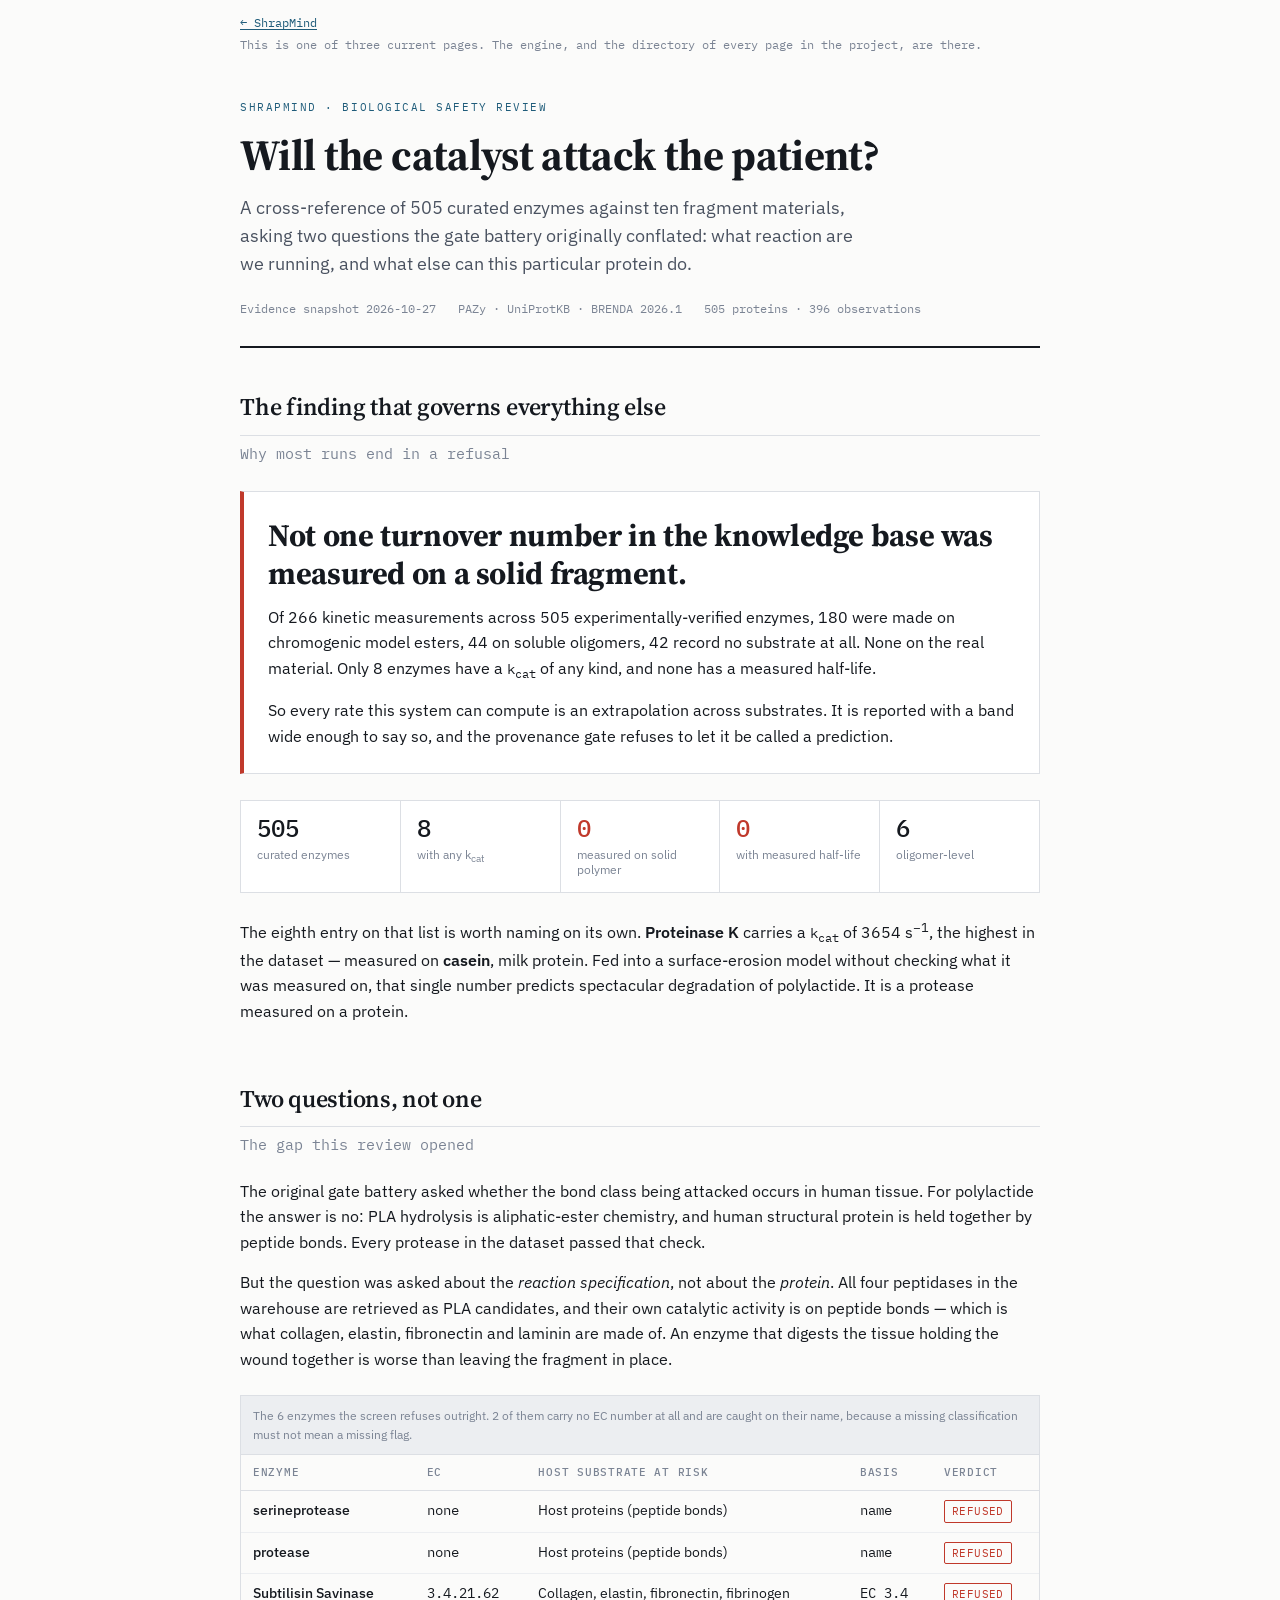
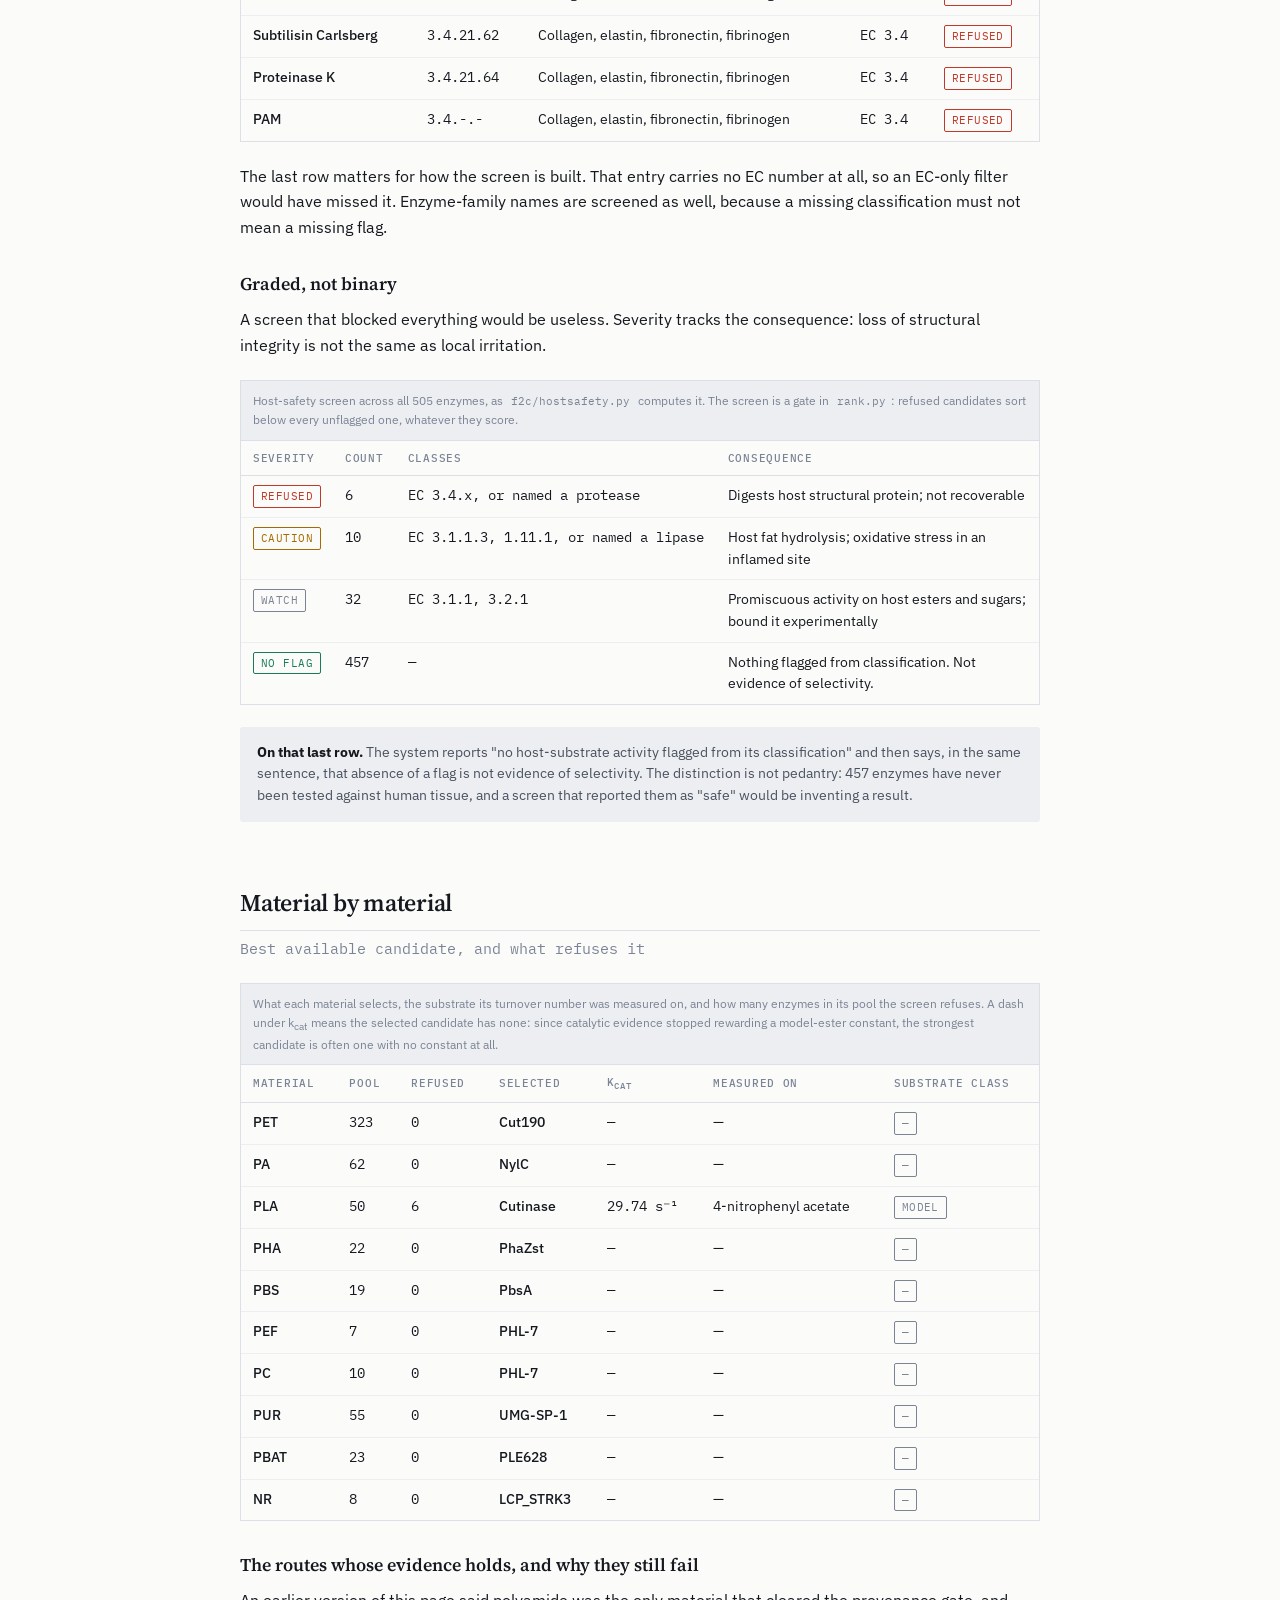
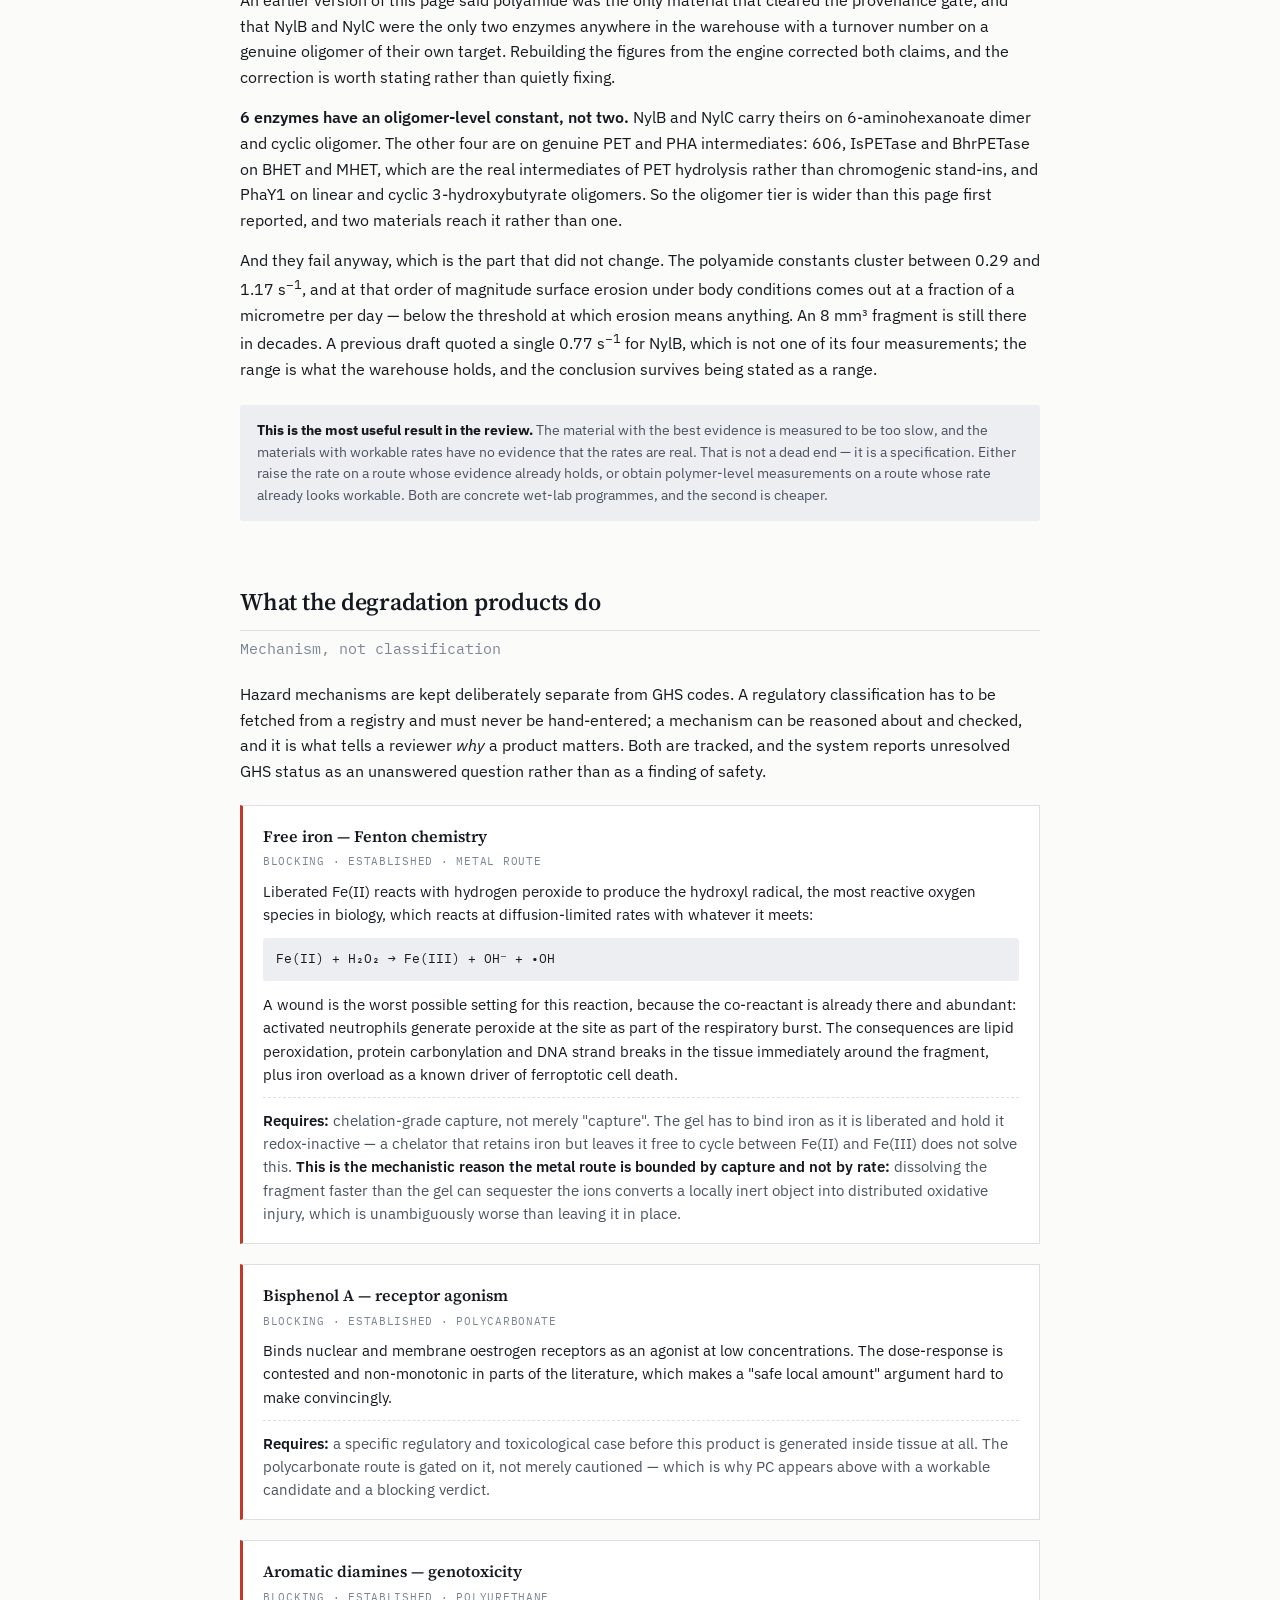
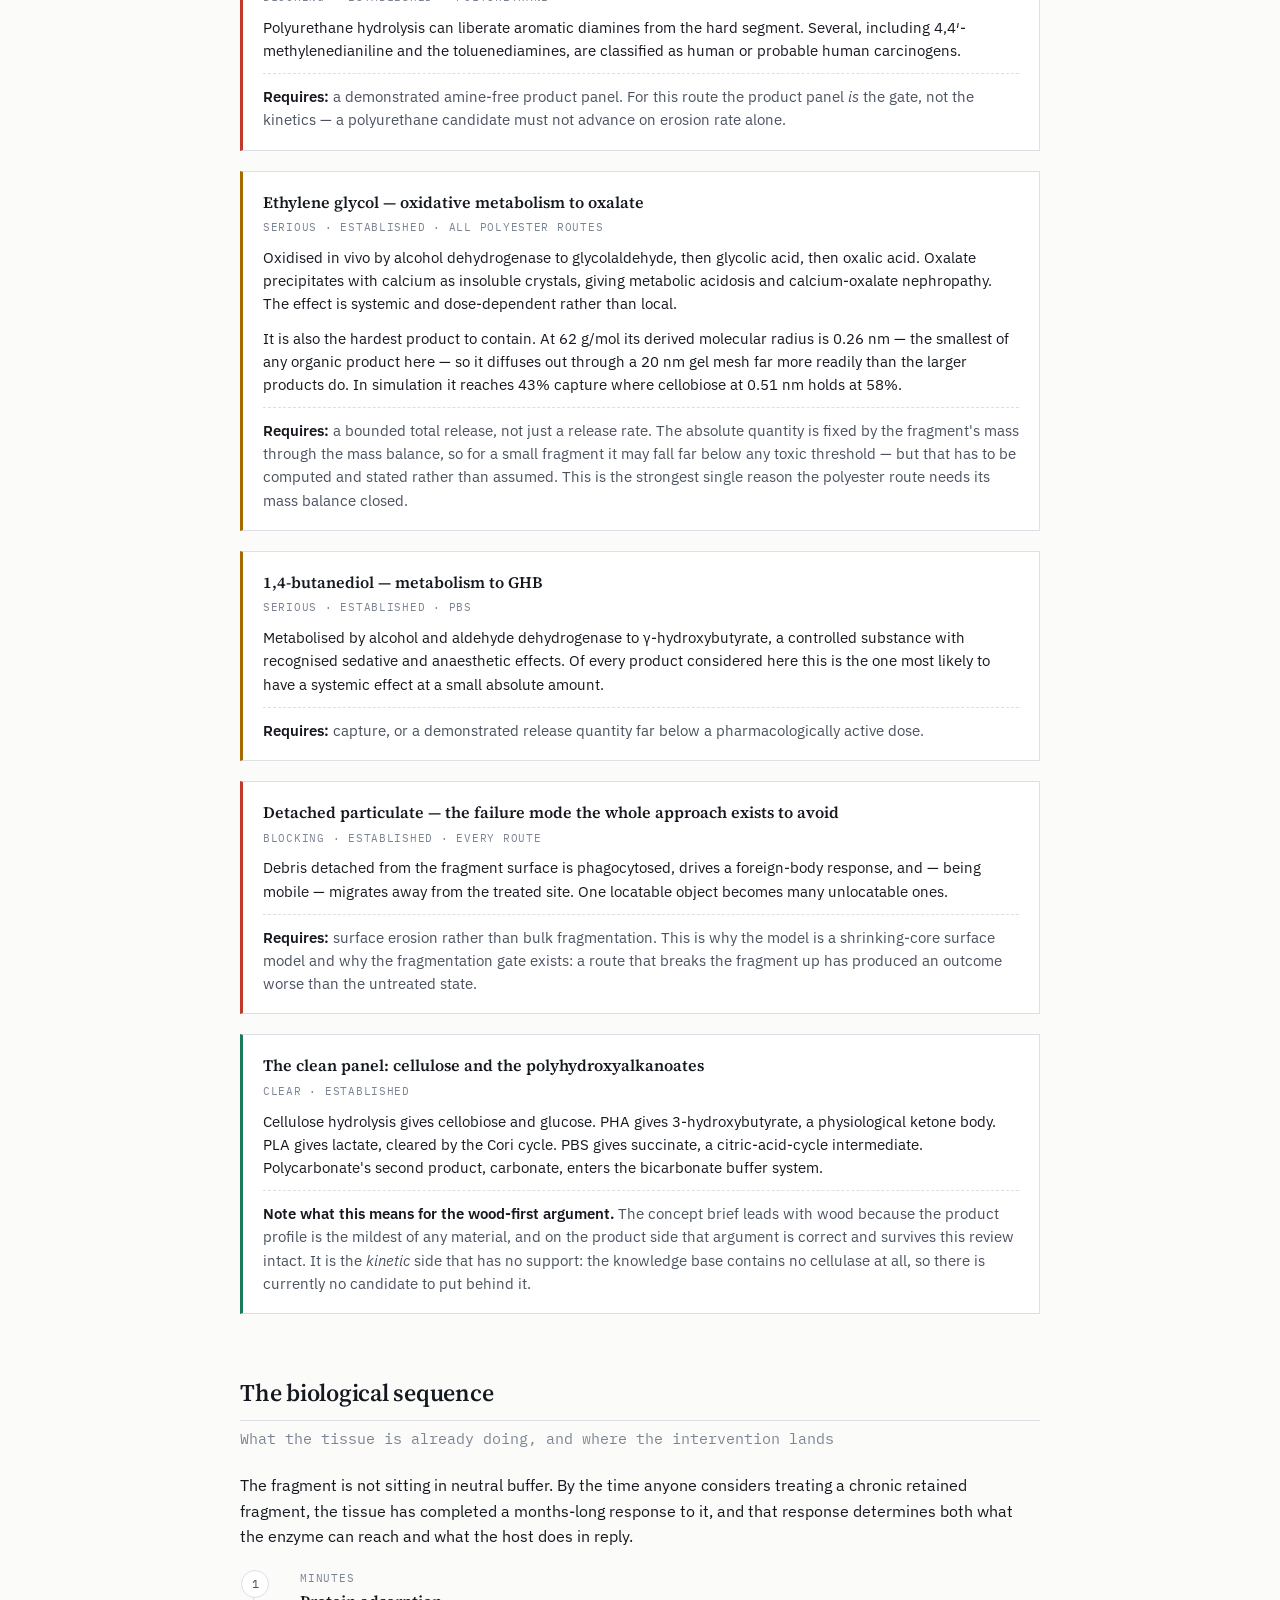
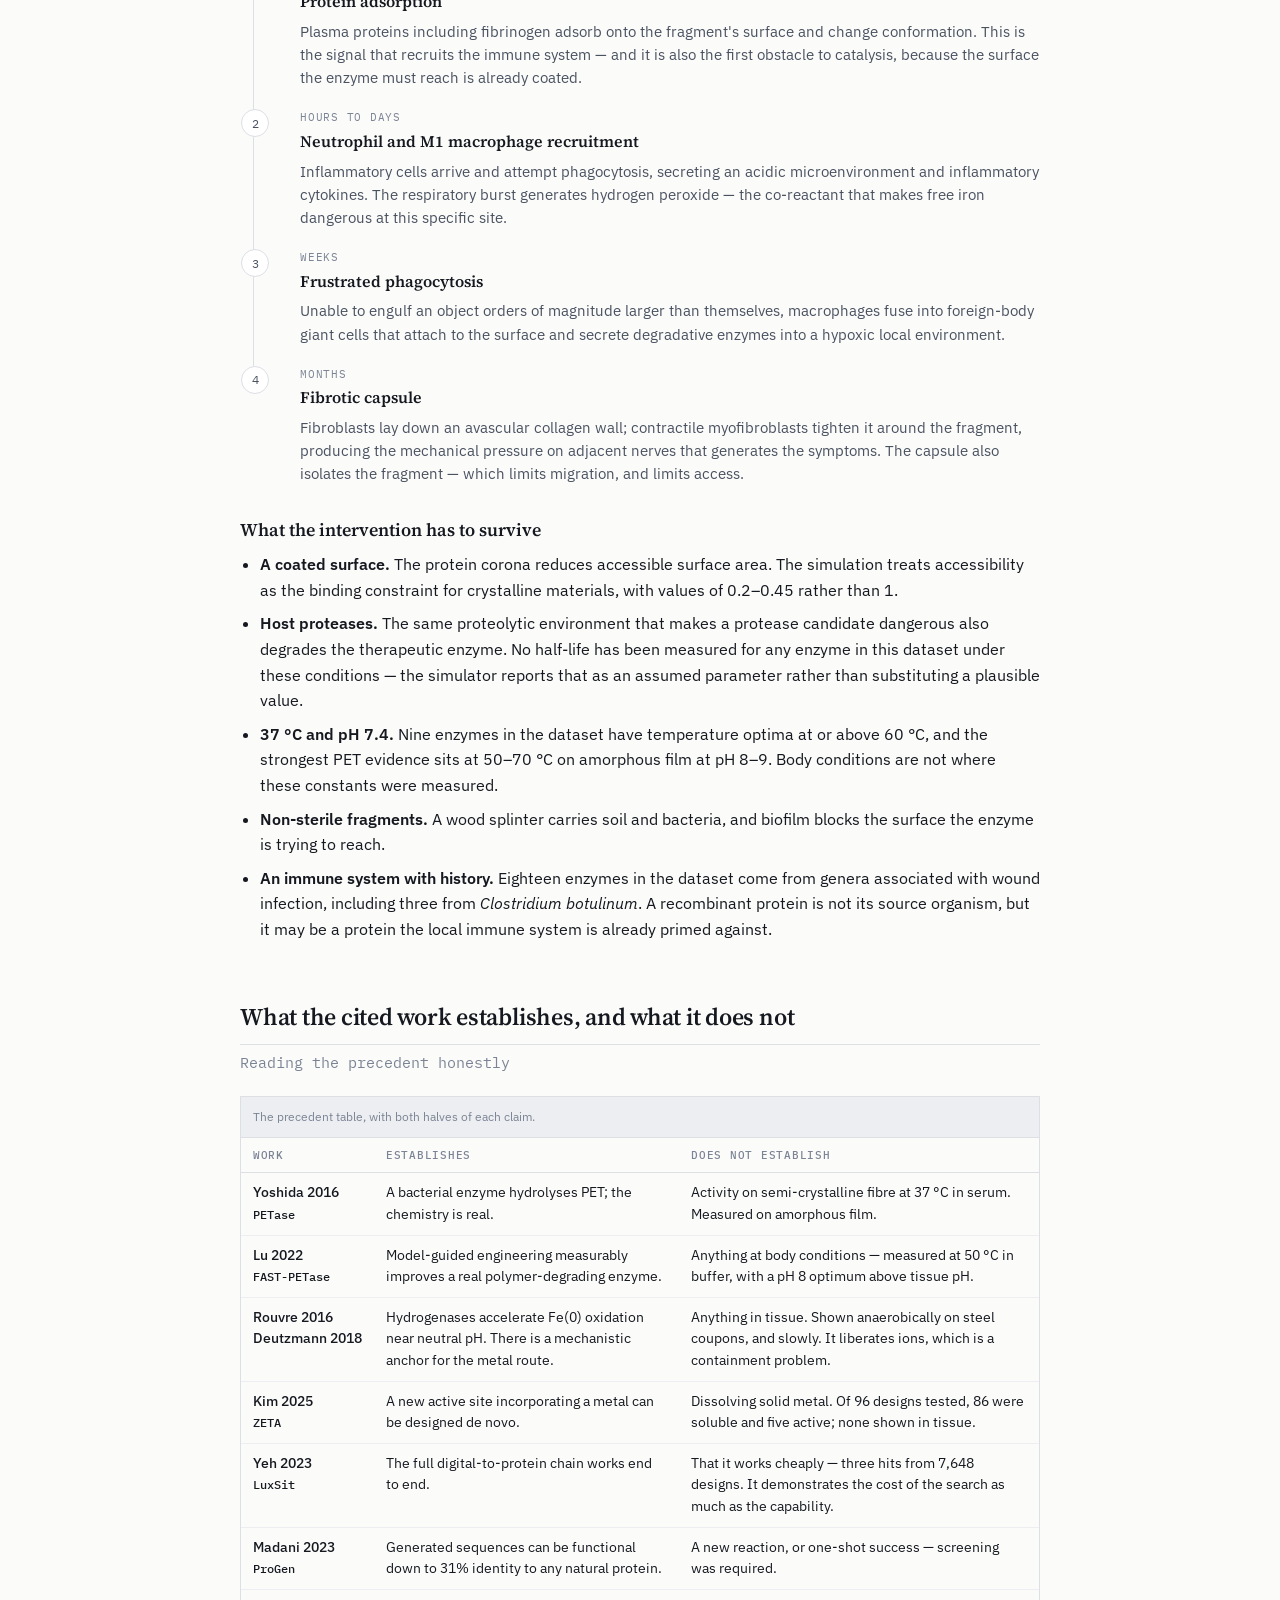
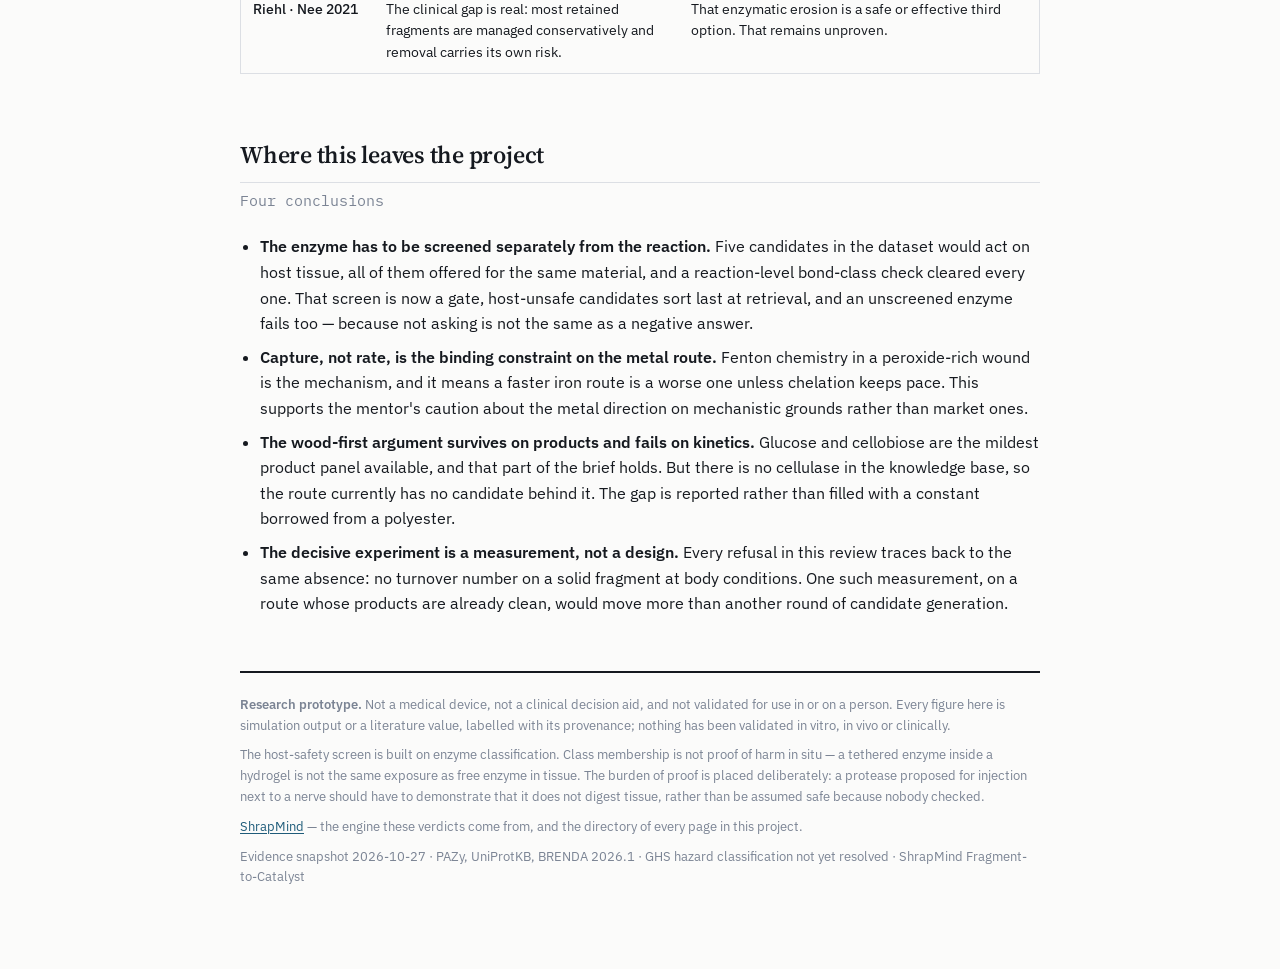
<file: ui/safety-review.html>
<!doctype html><html><head><meta charset=utf8><meta name=viewport content="width=device-width,initial-scale=1,viewport-fit=cover"><style>:root{color-scheme:light;box-sizing:border-box;padding-top:env(safe-area-inset-top,0px);padding-bottom:env(safe-area-inset-bottom,0px)}html{scroll-padding-top:env(safe-area-inset-top,0px)}body{margin:0;padding:0;font:14px -apple-system,BlinkMacSystemFont,sans-serif;background:#fff;color:#000}img{max-width:100%}[hidden]:not([hidden=until-found i]){display:none!important}</style></head><body>
<meta name="claude:viewport-fit-sides" content="cover">
<title>Fragment-to-Catalyst Safety Review</title>
<link rel="stylesheet" href="https://fonts.googleapis.com/css2?family=Source+Serif+4:ital,opsz,wght@0,8..60,400;0,8..60,600;0,8..60,700;1,8..60,400&family=IBM+Plex+Sans:wght@400;500;600&family=IBM+Plex+Mono:wght@400;500&display=swap">
<style>
/* Layout: single measured column, lab-report rhythm. Data in bordered
   tables, each hazard mechanism in a bounded block with its own stripe. */
:root {
  --paper: #fbfbfa;
  --surface: #ffffff;
  --ink: #15191f;
  --ink-soft: #4a5260;
  --ink-faint: #7b8494;
  --rule: #dcdfe4;
  --rule-soft: #eceef1;
  --block: #c0392b;      /* refuses to advance */
  --serious: #a66b00;    /* must be bounded */
  --clear: #1b7a5a;      /* clears on evidence */
  --accent: #1f5c7a;     /* structural: links, eyebrows */
  color-scheme: light;
}
@media (prefers-color-scheme: dark) {
  :root:not([data-theme="light"]) {
    --paper: #14171b;
    --surface: #1b1f25;
    --ink: #e8eaed;
    --ink-soft: #a8b0bc;
    --ink-faint: #7c848f;
    --rule: #2e343c;
    --rule-soft: #24292f;
    --block: #e8705f;
    --serious: #d9a341;
    --clear: #4fbf92;
    --accent: #6fb3d2;
    color-scheme: dark;
  }
}
:root[data-theme="dark"] {
  --paper: #14171b;
  --surface: #1b1f25;
  --ink: #e8eaed;
  --ink-soft: #a8b0bc;
  --ink-faint: #7c848f;
  --rule: #2e343c;
  --rule-soft: #24292f;
  --block: #e8705f;
  --serious: #d9a341;
  --clear: #4fbf92;
  --accent: #6fb3d2;
  color-scheme: dark;
}

* { box-sizing: border-box; }
body {
  background: var(--paper);
  color: var(--ink);
  font-family: "IBM Plex Sans", system-ui, -apple-system, sans-serif;
  font-size: 16px;
  line-height: 1.6;
  margin: 0;
  padding-left: max(16px, env(safe-area-inset-left, 0px));
  padding-right: max(16px, env(safe-area-inset-right, 0px));
  padding-block: 0 72px;
  -webkit-font-smoothing: antialiased;
}
.wrap { max-width: 50rem; margin: 0 auto; }
h1, h2, h3 { font-family: "Source Serif 4", Georgia, serif; text-wrap: balance; }

/* masthead */
header { padding-block: 44px 28px; border-bottom: 2px solid var(--ink); }
.eyebrow {
  font-family: "IBM Plex Mono", monospace;
  font-size: 11px; letter-spacing: .14em; text-transform: uppercase;
  color: var(--accent); margin: 0 0 14px;
}
h1 { font-size: clamp(1.9rem, 5.4vw, 2.7rem); font-weight: 700; line-height: 1.14;
     margin: 0 0 14px; letter-spacing: -.015em; }
.standfirst { font-size: 1.1rem; color: var(--ink-soft); margin: 0; max-width: 40rem; }
.meta {
  display: flex; flex-wrap: wrap; gap: 6px 22px; margin-top: 22px;
  font-family: "IBM Plex Mono", monospace; font-size: 11.5px; color: var(--ink-faint);
}

/* sections */
section { padding-block: 40px 0; }
h2 {
  font-size: 1.5rem; font-weight: 600; margin: 0 0 6px; letter-spacing: -.01em;
  padding-bottom: 8px; border-bottom: 1px solid var(--rule);
}
.sec-sub { color: var(--ink-faint); font-size: .92rem; margin: 0 0 22px;
           font-family: "IBM Plex Mono", monospace; }
h3 { font-size: 1.12rem; font-weight: 600; margin: 30px 0 8px; }
p { margin: 0 0 15px; }
strong { font-weight: 600; }
code, .mono { font-family: "IBM Plex Mono", monospace; font-size: .88em; }
code { background: var(--rule-soft); padding: 1px 5px; border-radius: 3px; }
a { color: var(--accent); text-decoration-thickness: 1px; text-underline-offset: 2px; }

/* the one big number */
.finding {
  background: var(--surface); border: 1px solid var(--rule);
  border-left: 4px solid var(--block);
  padding: 24px; margin: 26px 0;
}
.finding .big {
  font-family: "Source Serif 4", Georgia, serif;
  font-size: clamp(1.4rem, 4.2vw, 1.95rem); font-weight: 700;
  line-height: 1.22; margin: 0 0 12px; letter-spacing: -.012em;
}
.finding p:last-child { margin-bottom: 0; }

/* figure strip */
.figs {
  display: grid; grid-template-columns: repeat(auto-fit, minmax(118px, 1fr));
  gap: 1px; background: var(--rule); border: 1px solid var(--rule);
  margin: 24px 0;
}
.fig { background: var(--surface); padding: 14px 16px; min-width: 0; }
.fig .n {
  font-family: "IBM Plex Mono", monospace; font-size: 1.5rem; font-weight: 500;
  font-variant-numeric: tabular-nums; display: block; line-height: 1.1;
}
.fig .l { font-size: 11.5px; color: var(--ink-faint); line-height: 1.35;
          display: block; margin-top: 5px; }
.fig.z .n { color: var(--block); }

/* tables */
.scroll { overflow-x: auto; margin: 22px 0; border: 1px solid var(--rule); }
table { width: 100%; border-collapse: collapse; font-size: 13.5px; min-width: 38rem; }
caption { text-align: left; font-size: 12px; color: var(--ink-faint);
          padding: 10px 12px; border-bottom: 1px solid var(--rule);
          background: var(--rule-soft); }
th {
  text-align: left; font-family: "IBM Plex Mono", monospace;
  font-size: 10.5px; letter-spacing: .07em; text-transform: uppercase;
  color: var(--ink-faint); font-weight: 500;
  padding: 9px 12px; border-bottom: 1px solid var(--rule); white-space: nowrap;
}
td { padding: 9px 12px; border-bottom: 1px solid var(--rule-soft);
     vertical-align: top; }
tbody tr:last-child td { border-bottom: none; }
td.num { font-family: "IBM Plex Mono", monospace; font-variant-numeric: tabular-nums;
         white-space: nowrap; }
td.name { font-weight: 500; white-space: nowrap; }

/* verdict pills */
.pill {
  display: inline-block; font-family: "IBM Plex Mono", monospace;
  font-size: 10.5px; letter-spacing: .04em; text-transform: uppercase;
  padding: 2px 7px; border-radius: 2px; border: 1px solid currentColor;
  white-space: nowrap;
}
.pill.b { color: var(--block); }
.pill.s { color: var(--serious); }
.pill.c { color: var(--clear); }
.pill.n { color: var(--ink-faint); }

/* mechanism blocks */
.mech {
  background: var(--surface); border: 1px solid var(--rule);
  border-left: 3px solid var(--ink-faint); padding: 18px 20px; margin: 20px 0;
}
.mech.block { border-left-color: var(--block); }
.mech.serious { border-left-color: var(--serious); }
.mech.clear { border-left-color: var(--clear); }
.mech h4 {
  margin: 0 0 4px; font-size: 1rem; font-weight: 600;
  font-family: "Source Serif 4", Georgia, serif;
}
.mech .tag {
  font-family: "IBM Plex Mono", monospace; font-size: 10.5px;
  letter-spacing: .07em; text-transform: uppercase; color: var(--ink-faint);
  display: block; margin-bottom: 10px;
}
.mech p { margin: 0 0 11px; font-size: 14.5px; }
.mech p:last-child { margin-bottom: 0; }
.eq {
  font-family: "IBM Plex Mono", monospace; font-size: 13px;
  background: var(--rule-soft); padding: 11px 13px; margin: 12px 0;
  overflow-x: auto; white-space: nowrap; border-radius: 3px;
}
.req {
  font-size: 13.5px; padding-top: 11px; margin-top: 12px;
  border-top: 1px dashed var(--rule); color: var(--ink-soft);
}
.req b { color: var(--ink); font-weight: 600; }

/* cascade */
ol.cascade { list-style: none; counter-reset: s; padding: 0; margin: 20px 0; }
ol.cascade li {
  counter-increment: s; position: relative;
  padding: 0 0 20px 46px; border-left: 1px solid var(--rule);
  margin-left: 13px;
}
ol.cascade li:last-child { border-left-color: transparent; padding-bottom: 0; }
ol.cascade li::before {
  content: counter(s); position: absolute; left: -13px; top: 0;
  width: 26px; height: 26px; border-radius: 50%;
  background: var(--surface); border: 1px solid var(--rule); color: var(--ink-soft);
  font-family: "IBM Plex Mono", monospace; font-size: 12px;
  display: grid; place-items: center;
}
ol.cascade .when {
  font-family: "IBM Plex Mono", monospace; font-size: 11px;
  color: var(--ink-faint); text-transform: uppercase; letter-spacing: .07em;
  display: block;
}
ol.cascade h4 { margin: 2px 0 5px; font-size: 1rem; font-weight: 600;
                font-family: "Source Serif 4", Georgia, serif; }
ol.cascade p { margin: 0; font-size: 14.5px; color: var(--ink-soft); }

ul.plain { padding-left: 20px; margin: 0 0 15px; }
ul.plain li { margin-bottom: 8px; }

.note {
  font-size: 13.5px; color: var(--ink-soft); background: var(--rule-soft);
  padding: 15px 17px; margin: 22px 0; border-radius: 3px;
}
.note b { color: var(--ink); }

footer {
  margin-top: 54px; padding-top: 22px; border-top: 2px solid var(--ink);
  font-size: 13px; color: var(--ink-faint);
}
footer p { margin: 0 0 9px; }
/* Back to the project's single entry point. Seven pages were published for
   this project and nothing linked them; this page is one of three still
   current, and the directory lives on ShrapMind. */
.upnav{display:flex;flex-wrap:wrap;gap:4px 14px;align-items:baseline;
  padding-block:14px 0;font-family:"IBM Plex Mono",monospace;font-size:11.5px}
.upnav a{color:var(--accent);text-decoration-thickness:1px;text-underline-offset:2px}
.upnav span{color:var(--ink-faint)}
</style>

<div class="wrap">

<nav class="upnav">
  <a href="https://claude.ai/artifact/XQgkTkYvMmCjTXCqcXUr9H">&larr; ShrapMind</a>
  <span>This is one of three current pages. The engine, and the directory of
    every page in the project, are there.</span>
</nav>

<header>
  <p class="eyebrow">ShrapMind · Biological safety review</p>
  <h1>Will the catalyst attack the patient?</h1>
  <p class="standfirst">
    A cross-reference of 505 curated enzymes against ten fragment materials,
    asking two questions the gate battery originally conflated: what reaction
    are we running, and what else can this particular protein do.
  </p>
  <div class="meta">
    <span>Evidence snapshot 2026-10-27</span>
    <span>PAZy · UniProtKB · BRENDA 2026.1</span>
    <span>505 proteins · 396 observations</span>
  </div>
</header>

<section>
  <h2>The finding that governs everything else</h2>
  <p class="sec-sub">Why most runs end in a refusal</p>

  <div class="finding">
    <p class="big">Not one turnover number in the knowledge base was measured
      on a solid fragment.</p>
    <p>Of 266 kinetic measurements across 505
      experimentally-verified enzymes, 180 were made on chromogenic model
      esters, 44 on soluble oligomers, 42 record no substrate
      at all. None on the real material. Only 8
      enzymes have a <span class="mono">k<sub>cat</sub></span> of any kind, and
      none has a measured half-life.</p>
    <p>So every rate this system can compute is an extrapolation across
      substrates. It is reported with a band wide enough to say so, and the
      provenance gate refuses to let it be called a prediction.</p>
  </div>

  <div class="figs">
    <div class="fig"><span class="n">505</span><span class="l">curated enzymes</span></div>
    <div class="fig"><span class="n">8</span><span class="l">with any k<sub>cat</sub></span></div>
    <div class="fig z"><span class="n">0</span><span class="l">measured on solid polymer</span></div>
    <div class="fig z"><span class="n">0</span><span class="l">with measured half-life</span></div>
    <div class="fig"><span class="n">6</span><span class="l">oligomer-level</span></div>
  </div>

  <p>The eighth entry on that list is worth naming on its own. <strong>Proteinase
    K</strong> carries a <span class="mono">k<sub>cat</sub></span> of
    3654&nbsp;s<sup>−1</sup>, the highest in the dataset — measured on <strong>casein</strong>, milk
    protein. Fed into a surface-erosion model without checking what it was
    measured on, that single number predicts spectacular degradation of
    polylactide. It is a protease measured on a protein.</p>
</section>

<section>
  <h2>Two questions, not one</h2>
  <p class="sec-sub">The gap this review opened</p>

  <p>The original gate battery asked whether the bond class being attacked
    occurs in human tissue. For polylactide the answer is no: PLA hydrolysis is
    aliphatic-ester chemistry, and human structural protein is held together by
    peptide bonds. Every protease in the dataset passed that check.</p>

  <p>But the question was asked about the <em>reaction specification</em>, not
    about the <em>protein</em>. All four peptidases in the warehouse are
    retrieved as PLA candidates, and their own catalytic activity is on peptide
    bonds — which is what collagen, elastin, fibronectin and laminin are made
    of. An enzyme that digests the tissue holding the wound together is worse
    than leaving the fragment in place.</p>

  <div class="scroll">
    <table>
      <caption>The 6 enzymes the screen refuses outright. 2 of them carry no EC number at all and are caught on their name, because a missing classification must not mean a missing flag.</caption><thead><tr><th>Enzyme</th><th>EC</th><th>Host substrate at risk</th><th>Basis</th><th>Verdict</th></tr></thead><tbody><tr><td class="name">serineprotease</td><td class="num">none</td><td>Host proteins (peptide bonds)</td><td class="num">name</td><td><span class="pill b">refused</span></td></tr><tr><td class="name">protease</td><td class="num">none</td><td>Host proteins (peptide bonds)</td><td class="num">name</td><td><span class="pill b">refused</span></td></tr><tr><td class="name">Subtilisin Savinase</td><td class="num">3.4.21.62</td><td>Collagen, elastin, fibronectin, fibrinogen</td><td class="num">EC 3.4</td><td><span class="pill b">refused</span></td></tr><tr><td class="name">Subtilisin Carlsberg</td><td class="num">3.4.21.62</td><td>Collagen, elastin, fibronectin, fibrinogen</td><td class="num">EC 3.4</td><td><span class="pill b">refused</span></td></tr><tr><td class="name">Proteinase K</td><td class="num">3.4.21.64</td><td>Collagen, elastin, fibronectin, fibrinogen</td><td class="num">EC 3.4</td><td><span class="pill b">refused</span></td></tr><tr><td class="name">PAM</td><td class="num">3.4.-.-</td><td>Collagen, elastin, fibronectin, fibrinogen</td><td class="num">EC 3.4</td><td><span class="pill b">refused</span></td></tr></tbody></table>
  </div>

  <p>The last row matters for how the screen is built. That entry carries no EC
    number at all, so an EC-only filter would have missed it. Enzyme-family
    names are screened as well, because a missing classification must not mean
    a missing flag.</p>

  <h3>Graded, not binary</h3>
  <p>A screen that blocked everything would be useless. Severity tracks the
    consequence: loss of structural integrity is not the same as local
    irritation.</p>

  <div class="scroll">
    <table>
      <caption>Host-safety screen across all 505 enzymes, as <code>f2c/hostsafety.py</code> computes it. The screen is a gate in <code>rank.py</code>: refused candidates sort below every unflagged one, whatever they score.</caption><thead><tr><th>Severity</th><th>Count</th><th>Classes</th><th>Consequence</th></tr></thead><tbody><tr><td><span class="pill b">refused</span></td><td class="num">6</td><td class="num">EC 3.4.x, or named a protease</td><td>Digests host structural protein; not recoverable</td></tr><tr><td><span class="pill s">caution</span></td><td class="num">10</td><td class="num">EC 3.1.1.3, 1.11.1, or named a lipase</td><td>Host fat hydrolysis; oxidative stress in an inflamed site</td></tr><tr><td><span class="pill n">watch</span></td><td class="num">32</td><td class="num">EC 3.1.1, 3.2.1</td><td>Promiscuous activity on host esters and sugars; bound it experimentally</td></tr><tr><td><span class="pill c">no flag</span></td><td class="num">457</td><td class="num">—</td><td>Nothing flagged from classification. Not evidence of selectivity.</td></tr></tbody></table>
  </div>

  <div class="note">
    <b>On that last row.</b> The system reports "no host-substrate activity
    flagged from its classification" and then says, in the same sentence, that
    absence of a flag is not evidence of selectivity. The distinction is not
    pedantry: 457 enzymes have never been tested against human tissue, and a
    screen that reported them as "safe" would be inventing a result.
  </div>
</section>

<section>
  <h2>Material by material</h2>
  <p class="sec-sub">Best available candidate, and what refuses it</p>

  <div class="scroll">
    <table>
      <caption>What each material selects, the substrate its turnover number was measured on, and how many enzymes in its pool the screen refuses. A dash under k<sub>cat</sub> means the selected candidate has none: since catalytic evidence stopped rewarding a model-ester constant, the strongest candidate is often one with no constant at all.</caption><thead><tr><th>Material</th><th>Pool</th><th>Refused</th><th>Selected</th><th>k<sub>cat</sub></th><th>Measured on</th><th>Substrate class</th></tr></thead><tbody><tr><td class="name">PET</td><td class="num">323</td><td class="num">0</td><td class="name">Cut190</td><td class="num">—</td><td>—</td><td><span class="pill n">—</span></td></tr><tr><td class="name">PA</td><td class="num">62</td><td class="num">0</td><td class="name">NylC</td><td class="num">—</td><td>—</td><td><span class="pill n">—</span></td></tr><tr><td class="name">PLA</td><td class="num">50</td><td class="num">6</td><td class="name">Cutinase</td><td class="num">29.74 s⁻¹</td><td>4-nitrophenyl acetate</td><td><span class="pill n">model</span></td></tr><tr><td class="name">PHA</td><td class="num">22</td><td class="num">0</td><td class="name">PhaZst</td><td class="num">—</td><td>—</td><td><span class="pill n">—</span></td></tr><tr><td class="name">PBS</td><td class="num">19</td><td class="num">0</td><td class="name">PbsA</td><td class="num">—</td><td>—</td><td><span class="pill n">—</span></td></tr><tr><td class="name">PEF</td><td class="num">7</td><td class="num">0</td><td class="name">PHL-7</td><td class="num">—</td><td>—</td><td><span class="pill n">—</span></td></tr><tr><td class="name">PC</td><td class="num">10</td><td class="num">0</td><td class="name">PHL-7</td><td class="num">—</td><td>—</td><td><span class="pill n">—</span></td></tr><tr><td class="name">PUR</td><td class="num">55</td><td class="num">0</td><td class="name">UMG-SP-1</td><td class="num">—</td><td>—</td><td><span class="pill n">—</span></td></tr><tr><td class="name">PBAT</td><td class="num">23</td><td class="num">0</td><td class="name">PLE628</td><td class="num">—</td><td>—</td><td><span class="pill n">—</span></td></tr><tr><td class="name">NR</td><td class="num">8</td><td class="num">0</td><td class="name">LCP_STRK3</td><td class="num">—</td><td>—</td><td><span class="pill n">—</span></td></tr></tbody></table>
  </div>

  <h3>The routes whose evidence holds, and why they still fail</h3>
  <p>An earlier version of this page said polyamide was the only material that
    cleared the provenance gate, and that NylB and NylC were the only two
    enzymes anywhere in the warehouse with a turnover number on a genuine
    oligomer of their own target. Rebuilding the figures from the engine
    corrected both claims, and the correction is worth stating rather than
    quietly fixing.</p>
  <p><strong>6 enzymes have an oligomer-level constant, not
    two.</strong> NylB and NylC carry theirs on 6-aminohexanoate dimer and
    cyclic oligomer. The other four are on genuine PET and PHA intermediates:
    606, IsPETase and BhrPETase on BHET and MHET, which are the real
    intermediates of PET hydrolysis rather than chromogenic stand-ins, and
    PhaY1 on linear and cyclic 3-hydroxybutyrate oligomers. So the oligomer
    tier is wider than this page first reported, and two materials reach it
    rather than one.</p>

  <p>And they fail anyway, which is the part that did not change. The
    polyamide constants cluster between 0.29 and 1.17&nbsp;s<sup>−1</sup>,
    and at that order of magnitude surface erosion under body conditions comes
    out at a fraction of a micrometre per day — below the threshold at which
    erosion means anything. An 8&nbsp;mm³ fragment is still there in decades.
    A previous draft quoted a single 0.77&nbsp;s<sup>−1</sup> for NylB, which
    is not one of its four measurements; the range is what the warehouse
    holds, and the conclusion survives being stated as a range.</p>

  <div class="note">
    <b>This is the most useful result in the review.</b> The material with the
    best evidence is measured to be too slow, and the materials with workable
    rates have no evidence that the rates are real. That is not a dead end — it
    is a specification. Either raise the rate on a route whose evidence already
    holds, or obtain polymer-level measurements on a route whose rate already
    looks workable. Both are concrete wet-lab programmes, and the second is
    cheaper.
  </div>
</section>

<section>
  <h2>What the degradation products do</h2>
  <p class="sec-sub">Mechanism, not classification</p>

  <p>Hazard mechanisms are kept deliberately separate from GHS codes. A
    regulatory classification has to be fetched from a registry and must never
    be hand-entered; a mechanism can be reasoned about and checked, and it is
    what tells a reviewer <em>why</em> a product matters. Both are tracked, and
    the system reports unresolved GHS status as an unanswered question rather
    than as a finding of safety.</p>

  <div class="mech block">
    <h4>Free iron — Fenton chemistry</h4>
    <span class="tag">Blocking · established · metal route</span>
    <p>Liberated Fe(II) reacts with hydrogen peroxide to produce the hydroxyl
      radical, the most reactive oxygen species in biology, which reacts at
      diffusion-limited rates with whatever it meets:</p>
    <div class="eq">Fe(II) + H₂O₂ → Fe(III) + OH⁻ + •OH</div>
    <p>A wound is the worst possible setting for this reaction, because the
      co-reactant is already there and abundant: activated neutrophils generate
      peroxide at the site as part of the respiratory burst. The consequences
      are lipid peroxidation, protein carbonylation and DNA strand breaks in
      the tissue immediately around the fragment, plus iron overload as a known
      driver of ferroptotic cell death.</p>
    <p class="req"><b>Requires:</b> chelation-grade capture, not merely
      "capture". The gel has to bind iron as it is liberated and hold it
      redox-inactive — a chelator that retains iron but leaves it free to cycle
      between Fe(II) and Fe(III) does not solve this. <b>This is the mechanistic
      reason the metal route is bounded by capture and not by rate:</b>
      dissolving the fragment faster than the gel can sequester the ions
      converts a locally inert object into distributed oxidative injury, which
      is unambiguously worse than leaving it in place.</p>
  </div>

  <div class="mech block">
    <h4>Bisphenol A — receptor agonism</h4>
    <span class="tag">Blocking · established · polycarbonate</span>
    <p>Binds nuclear and membrane oestrogen receptors as an agonist at low
      concentrations. The dose-response is contested and non-monotonic in parts
      of the literature, which makes a "safe local amount" argument hard to
      make convincingly.</p>
    <p class="req"><b>Requires:</b> a specific regulatory and toxicological
      case before this product is generated inside tissue at all. The
      polycarbonate route is gated on it, not merely cautioned — which is why
      PC appears above with a workable candidate and a blocking verdict.</p>
  </div>

  <div class="mech block">
    <h4>Aromatic diamines — genotoxicity</h4>
    <span class="tag">Blocking · established · polyurethane</span>
    <p>Polyurethane hydrolysis can liberate aromatic diamines from the hard
      segment. Several, including 4,4′-methylenedianiline and the
      toluenediamines, are classified as human or probable human carcinogens.</p>
    <p class="req"><b>Requires:</b> a demonstrated amine-free product panel.
      For this route the product panel <em>is</em> the gate, not the kinetics —
      a polyurethane candidate must not advance on erosion rate alone.</p>
  </div>

  <div class="mech serious">
    <h4>Ethylene glycol — oxidative metabolism to oxalate</h4>
    <span class="tag">Serious · established · all polyester routes</span>
    <p>Oxidised in vivo by alcohol dehydrogenase to glycolaldehyde, then
      glycolic acid, then oxalic acid. Oxalate precipitates with calcium as
      insoluble crystals, giving metabolic acidosis and calcium-oxalate
      nephropathy. The effect is systemic and dose-dependent rather than
      local.</p>
    <p>It is also the hardest product to contain. At 62&nbsp;g/mol its derived
      molecular radius is 0.26&nbsp;nm — the smallest of any organic product
      here — so it diffuses out through a 20&nbsp;nm gel mesh far more readily
      than the larger products do. In simulation it reaches 43% capture where
      cellobiose at 0.51&nbsp;nm holds at 58%.</p>
    <p class="req"><b>Requires:</b> a bounded total release, not just a release
      rate. The absolute quantity is fixed by the fragment's mass through the
      mass balance, so for a small fragment it may fall far below any toxic
      threshold — but that has to be computed and stated rather than assumed.
      This is the strongest single reason the polyester route needs its mass
      balance closed.</p>
  </div>

  <div class="mech serious">
    <h4>1,4-butanediol — metabolism to GHB</h4>
    <span class="tag">Serious · established · PBS</span>
    <p>Metabolised by alcohol and aldehyde dehydrogenase to
      γ-hydroxybutyrate, a controlled substance with recognised sedative and
      anaesthetic effects. Of every product considered here this is the one most
      likely to have a systemic effect at a small absolute amount.</p>
    <p class="req"><b>Requires:</b> capture, or a demonstrated release quantity
      far below a pharmacologically active dose.</p>
  </div>

  <div class="mech block">
    <h4>Detached particulate — the failure mode the whole approach exists to avoid</h4>
    <span class="tag">Blocking · established · every route</span>
    <p>Debris detached from the fragment surface is phagocytosed, drives a
      foreign-body response, and — being mobile — migrates away from the treated
      site. One locatable object becomes many unlocatable ones.</p>
    <p class="req"><b>Requires:</b> surface erosion rather than bulk
      fragmentation. This is why the model is a shrinking-core surface model
      and why the fragmentation gate exists: a route that breaks the fragment up
      has produced an outcome worse than the untreated state.</p>
  </div>

  <div class="mech clear">
    <h4>The clean panel: cellulose and the polyhydroxyalkanoates</h4>
    <span class="tag">Clear · established</span>
    <p>Cellulose hydrolysis gives cellobiose and glucose. PHA gives
      3-hydroxybutyrate, a physiological ketone body. PLA gives lactate, cleared
      by the Cori cycle. PBS gives succinate, a citric-acid-cycle intermediate.
      Polycarbonate's second product, carbonate, enters the bicarbonate buffer
      system.</p>
    <p class="req"><b>Note what this means for the wood-first argument.</b> The
      concept brief leads with wood because the product profile is the mildest
      of any material, and on the product side that argument is correct and
      survives this review intact. It is the <em>kinetic</em> side that has no
      support: the knowledge base contains no cellulase at all, so there is
      currently no candidate to put behind it.</p>
  </div>
</section>

<section>
  <h2>The biological sequence</h2>
  <p class="sec-sub">What the tissue is already doing, and where the intervention lands</p>

  <p>The fragment is not sitting in neutral buffer. By the time anyone considers
    treating a chronic retained fragment, the tissue has completed a
    months-long response to it, and that response determines both what the
    enzyme can reach and what the host does in reply.</p>

  <ol class="cascade">
    <li><span class="when">Minutes</span>
      <h4>Protein adsorption</h4>
      <p>Plasma proteins including fibrinogen adsorb onto the fragment's
        surface and change conformation. This is the signal that recruits the
        immune system — and it is also the first obstacle to catalysis, because
        the surface the enzyme must reach is already coated.</p></li>
    <li><span class="when">Hours to days</span>
      <h4>Neutrophil and M1 macrophage recruitment</h4>
      <p>Inflammatory cells arrive and attempt phagocytosis, secreting an
        acidic microenvironment and inflammatory cytokines. The respiratory
        burst generates hydrogen peroxide — the co-reactant that makes free iron
        dangerous at this specific site.</p></li>
    <li><span class="when">Weeks</span>
      <h4>Frustrated phagocytosis</h4>
      <p>Unable to engulf an object orders of magnitude larger than themselves,
        macrophages fuse into foreign-body giant cells that attach to the
        surface and secrete degradative enzymes into a hypoxic local
        environment.</p></li>
    <li><span class="when">Months</span>
      <h4>Fibrotic capsule</h4>
      <p>Fibroblasts lay down an avascular collagen wall; contractile
        myofibroblasts tighten it around the fragment, producing the mechanical
        pressure on adjacent nerves that generates the symptoms. The capsule
        also isolates the fragment — which limits migration, and limits
        access.</p></li>
  </ol>

  <h3>What the intervention has to survive</h3>
  <ul class="plain">
    <li><strong>A coated surface.</strong> The protein corona reduces
      accessible surface area. The simulation treats accessibility as the
      binding constraint for crystalline materials, with values of 0.2–0.45
      rather than 1.</li>
    <li><strong>Host proteases.</strong> The same proteolytic environment that
      makes a protease candidate dangerous also degrades the therapeutic
      enzyme. No half-life has been measured for any enzyme in this dataset
      under these conditions — the simulator reports that as an assumed
      parameter rather than substituting a plausible value.</li>
    <li><strong>37 °C and pH 7.4.</strong> Nine enzymes in the dataset have
      temperature optima at or above 60 °C, and the strongest PET evidence sits
      at 50–70 °C on amorphous film at pH 8–9. Body conditions are not where
      these constants were measured.</li>
    <li><strong>Non-sterile fragments.</strong> A wood splinter carries soil
      and bacteria, and biofilm blocks the surface the enzyme is trying to
      reach.</li>
    <li><strong>An immune system with history.</strong> Eighteen enzymes in the
      dataset come from genera associated with wound infection, including three
      from <em>Clostridium botulinum</em>. A recombinant protein is not its
      source organism, but it may be a protein the local immune system is
      already primed against.</li>
  </ul>
</section>

<section>
  <h2>What the cited work establishes, and what it does not</h2>
  <p class="sec-sub">Reading the precedent honestly</p>

  <div class="scroll">
    <table>
      <caption>The precedent table, with both halves of each claim.</caption>
      <thead><tr><th>Work</th><th>Establishes</th><th>Does not establish</th></tr></thead>
      <tbody>
        <tr><td class="name">Yoshida 2016<br><span class="mono">PETase</span></td>
            <td>A bacterial enzyme hydrolyses PET; the chemistry is real.</td>
            <td>Activity on semi-crystalline fibre at 37 °C in serum. Measured
                on amorphous film.</td></tr>
        <tr><td class="name">Lu 2022<br><span class="mono">FAST-PETase</span></td>
            <td>Model-guided engineering measurably improves a real
                polymer-degrading enzyme.</td>
            <td>Anything at body conditions — measured at 50 °C in buffer, with
                a pH 8 optimum above tissue pH.</td></tr>
        <tr><td class="name">Rouvre 2016<br>Deutzmann 2018</td>
            <td>Hydrogenases accelerate Fe(0) oxidation near neutral pH. There
                is a mechanistic anchor for the metal route.</td>
            <td>Anything in tissue. Shown anaerobically on steel coupons, and
                slowly. It liberates ions, which is a containment problem.</td></tr>
        <tr><td class="name">Kim 2025<br><span class="mono">ZETA</span></td>
            <td>A new active site incorporating a metal can be designed de
                novo.</td>
            <td>Dissolving solid metal. Of 96 designs tested, 86 were soluble
                and five active; none shown in tissue.</td></tr>
        <tr><td class="name">Yeh 2023<br><span class="mono">LuxSit</span></td>
            <td>The full digital-to-protein chain works end to end.</td>
            <td>That it works cheaply — three hits from 7,648 designs. It
                demonstrates the cost of the search as much as the
                capability.</td></tr>
        <tr><td class="name">Madani 2023<br><span class="mono">ProGen</span></td>
            <td>Generated sequences can be functional down to 31% identity to
                any natural protein.</td>
            <td>A new reaction, or one-shot success — screening was
                required.</td></tr>
        <tr><td class="name">Riehl · Nee 2021</td>
            <td>The clinical gap is real: most retained fragments are managed
                conservatively and removal carries its own risk.</td>
            <td>That enzymatic erosion is a safe or effective third option.
                That remains unproven.</td></tr>
      </tbody>
    </table>
  </div>
</section>

<section>
  <h2>Where this leaves the project</h2>
  <p class="sec-sub">Four conclusions</p>

  <ul class="plain">
    <li><strong>The enzyme has to be screened separately from the reaction.</strong>
      Five candidates in the dataset would act on host tissue, all of them
      offered for the same material, and a reaction-level bond-class check
      cleared every one. That screen is now a gate, host-unsafe candidates sort
      last at retrieval, and an unscreened enzyme fails too — because not
      asking is not the same as a negative answer.</li>
    <li><strong>Capture, not rate, is the binding constraint on the metal
      route.</strong> Fenton chemistry in a peroxide-rich wound is the
      mechanism, and it means a faster iron route is a worse one unless
      chelation keeps pace. This supports the mentor's caution about the metal
      direction on mechanistic grounds rather than market ones.</li>
    <li><strong>The wood-first argument survives on products and fails on
      kinetics.</strong> Glucose and cellobiose are the mildest product panel
      available, and that part of the brief holds. But there is no cellulase in
      the knowledge base, so the route currently has no candidate behind it.
      The gap is reported rather than filled with a constant borrowed from a
      polyester.</li>
    <li><strong>The decisive experiment is a measurement, not a design.</strong>
      Every refusal in this review traces back to the same absence: no turnover
      number on a solid fragment at body conditions. One such measurement, on
      a route whose products are already clean, would move more than another
      round of candidate generation.</li>
  </ul>
</section>

<footer>
  <p><strong>Research prototype.</strong> Not a medical device, not a clinical
    decision aid, and not validated for use in or on a person. Every figure
    here is simulation output or a literature value, labelled with its
    provenance; nothing has been validated in vitro, in vivo or clinically.</p>
  <p>The host-safety screen is built on enzyme classification. Class membership
    is not proof of harm in situ — a tethered enzyme inside a hydrogel is not
    the same exposure as free enzyme in tissue. The burden of proof is placed
    deliberately: a protease proposed for injection next to a nerve should have
    to demonstrate that it does not digest tissue, rather than be assumed safe
    because nobody checked.</p>
  <p><a href="https://claude.ai/artifact/XQgkTkYvMmCjTXCqcXUr9H">ShrapMind</a> &mdash; the engine these verdicts come from, and the directory of every page in this project.</p>
  <p>Evidence snapshot 2026-10-27 · PAZy, UniProtKB, BRENDA 2026.1 · GHS hazard
    classification not yet resolved · ShrapMind Fragment-to-Catalyst</p>
</footer>

</div>

</body></html>
</file>
